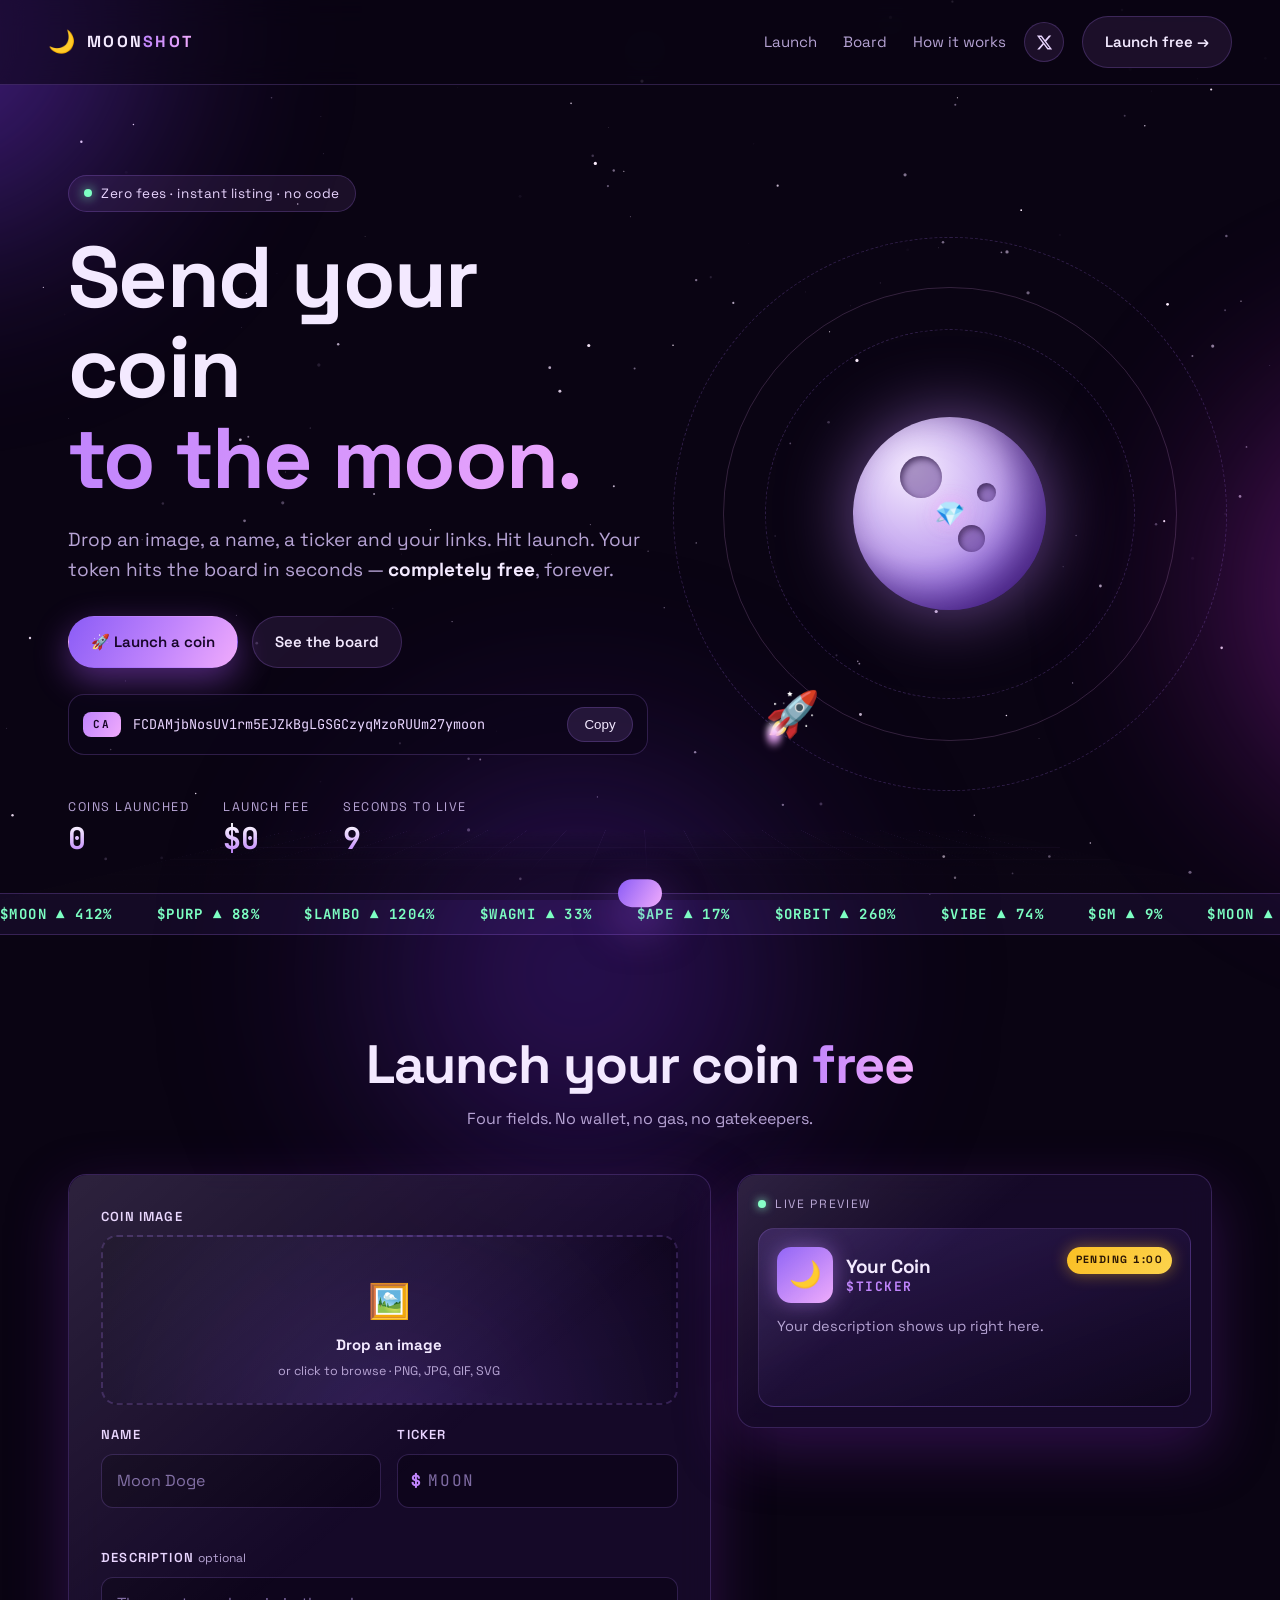
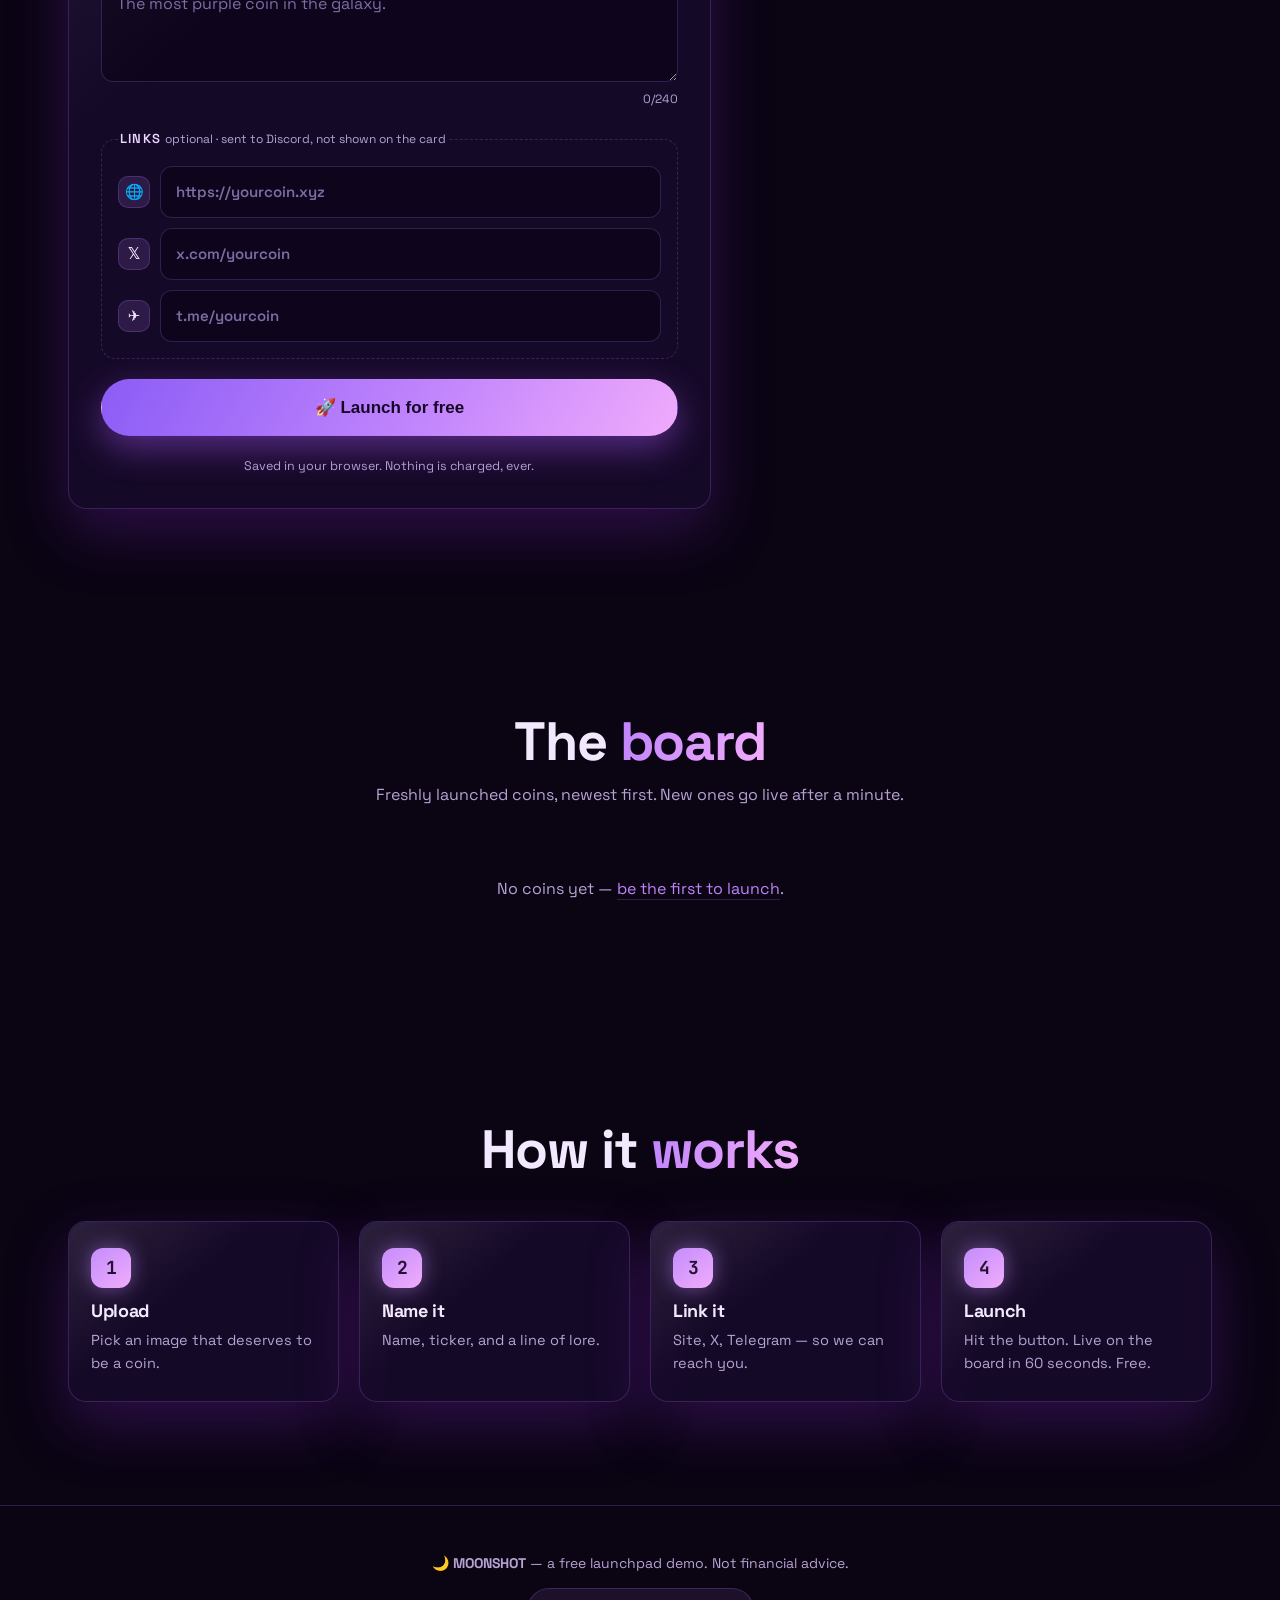
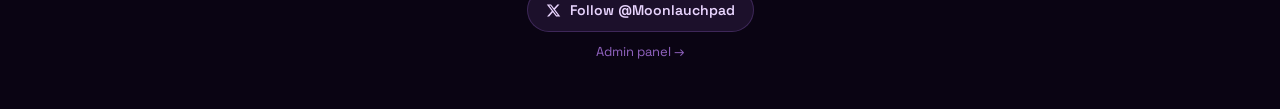
<file: index.html>
<!doctype html>
<html lang="en">
<head>
<meta charset="utf-8" />
<meta name="viewport" content="width=device-width, initial-scale=1" />
<title>Moonshot — Free Launchpad</title>
<meta name="description" content="Launch your coin to the moon. Free, instant, purple." />
<link rel="preconnect" href="https://fonts.googleapis.com" />
<link rel="preconnect" href="https://fonts.gstatic.com" crossorigin />
<link href="https://fonts.googleapis.com/css2?family=Space+Grotesk:wght@400;600;700&family=JetBrains+Mono:wght@400;700&display=swap" rel="stylesheet" />
<link rel="stylesheet" href="styles.css" />
</head>
<body>
<canvas id="stars" aria-hidden="true"></canvas>
<div class="aurora" aria-hidden="true"><span></span><span></span><span></span></div>
<div class="grid-floor" aria-hidden="true"></div>

<header class="nav">
  <a class="brand" href="#top">
    <span class="brand-mark" aria-hidden="true">🌙</span>
    <span class="brand-text">MOON<b>SHOT</b></span>
  </a>
  <nav class="nav-links">
    <a href="#launch">Launch</a>
    <a href="#board">Board</a>
    <a href="#how">How it works</a>
  </nav>
  <a class="x-link" href="https://x.com/Moonlauchpad" target="_blank" rel="noopener noreferrer"
     aria-label="Moonshot on X (opens in a new tab)" title="@Moonlauchpad on X"><svg viewBox="0 0 24 24" aria-hidden="true" focusable="false"><path fill="currentColor" d="M18.244 2.25h3.308l-7.227 8.26 8.502 11.24H16.17l-5.214-6.817L4.99 21.75H1.68l7.73-8.835L1.254 2.25H8.08l4.713 6.231zm-1.161 17.52h1.833L7.084 4.126H5.117z"/></svg></a>
  <a class="btn btn-ghost pulse" href="#launch">Launch free →</a>
</header>

<main id="top">
  <section class="hero">
    <div class="hero-copy">
      <p class="eyebrow reveal"><span class="dot"></span> Zero fees · instant listing · no code</p>
      <h1 class="reveal" style="--d:.05s">
        <span class="line"><span>Send your coin</span></span>
        <span class="line"><span class="grad">to the moon.</span></span>
      </h1>
      <p class="lede reveal" style="--d:.15s">
        Drop an image, a name, a ticker and your links. Hit launch. Your token
        hits the board in seconds — <b>completely free</b>, forever.
      </p>
      <div class="hero-cta reveal" style="--d:.25s">
        <a class="btn btn-primary shine" href="#launch">🚀 Launch a coin</a>
        <a class="btn btn-ghost" href="#board">See the board</a>
      </div>
      <div class="ca-bar reveal" style="--d:.3s">
        <span class="ca-tag">CA</span>
        <code class="ca-text" id="ca-text">FCDAMjbNosUV1rm5EJZkBgLGSGCzyqMzoRUUm27ymoon</code>
        <button class="ca-copy" id="ca-copy" type="button" data-ca="FCDAMjbNosUV1rm5EJZkBgLGSGCzyqMzoRUUm27ymoon"
                aria-label="Copy the contract address">
          <span class="ca-copy-idle">Copy</span>
          <span class="ca-copy-done">Copied ✓</span>
        </button>
      </div>

      <dl class="stats reveal" style="--d:.35s">
        <div><dt>Coins launched</dt><dd class="count" id="stat-launched" data-to="0">0</dd></div>
        <div><dt>Launch fee</dt><dd class="count" data-to="0" data-prefix="$">$0</dd></div>
        <div><dt>Seconds to live</dt><dd class="count" data-to="9">0</dd></div>
      </dl>
    </div>

    <div class="hero-art" aria-hidden="true">
      <div class="orbit">
        <div class="moon"><span class="crater c1"></span><span class="crater c2"></span><span class="crater c3"></span></div>
        <div class="ring r1"></div><div class="ring r2"></div><div class="ring r3"></div>
        <div class="sat s1">🪐</div><div class="sat s2">✦</div><div class="sat s3">💎</div>
        <div class="rocket">🚀<span class="flame"></span></div>
      </div>
    </div>
  </section>

  <section id="marquee" class="marquee" aria-label="Trending tickers">
    <div class="marquee-track">
      <span>$MOON ▲ 412%</span><span>$PURP ▲ 88%</span><span>$LAMBO ▲ 1204%</span>
      <span>$WAGMI ▲ 33%</span><span>$APE ▲ 17%</span><span>$ORBIT ▲ 260%</span>
      <span>$VIBE ▲ 74%</span><span>$GM ▲ 9%</span>
      <span>$MOON ▲ 412%</span><span>$PURP ▲ 88%</span><span>$LAMBO ▲ 1204%</span>
      <span>$WAGMI ▲ 33%</span><span>$APE ▲ 17%</span><span>$ORBIT ▲ 260%</span>
      <span>$VIBE ▲ 74%</span><span>$GM ▲ 9%</span>
    </div>
  </section>

  <section id="launch" class="launch">
    <div class="section-head reveal">
      <h2>Launch your coin <span class="grad">free</span></h2>
      <p>Four fields. No wallet, no gas, no gatekeepers.</p>
    </div>

    <div class="launch-grid">
      <form class="card form reveal" id="launch-form" novalidate>
        <div class="field">
          <label for="image">Coin image</label>
          <div class="drop" id="drop" tabindex="0" role="button" aria-label="Choose or drop an image">
            <input type="file" id="image" accept="image/*" hidden />
            <img id="preview" alt="" hidden />
            <div class="drop-empty">
              <span class="drop-icon">🖼️</span>
              <b>Drop an image</b>
              <small>or click to browse · PNG, JPG, GIF, SVG</small>
            </div>
          </div>
        </div>

        <div class="row">
          <div class="field">
            <label for="name">Name</label>
            <input id="name" type="text" placeholder="Moon Doge" maxlength="32" required />
            <small class="hint" data-for="name"></small>
          </div>
          <div class="field">
            <label for="ticker">Ticker</label>
            <div class="ticker-wrap">
              <span class="prefix">$</span>
              <input id="ticker" type="text" placeholder="MOON" maxlength="10" required />
            </div>
            <small class="hint" data-for="ticker"></small>
          </div>
        </div>

        <div class="field">
          <label for="desc">Description <span class="opt">optional</span></label>
          <textarea id="desc" rows="3" maxlength="240" placeholder="The most purple coin in the galaxy."></textarea>
          <small class="counter"><span id="desc-count">0</span>/240</small>
        </div>

        <fieldset class="field links">
          <legend>Links <span class="opt">optional · sent to Discord, not shown on the card</span></legend>
          <label class="ln"><span aria-hidden="true">🌐</span><input id="link-site" type="url" placeholder="https://yourcoin.xyz" /></label>
          <label class="ln"><span aria-hidden="true">𝕏</span><input id="link-x" type="text" placeholder="x.com/yourcoin" /></label>
          <label class="ln"><span aria-hidden="true">✈️</span><input id="link-tg" type="text" placeholder="t.me/yourcoin" /></label>
        </fieldset>

        <button class="btn btn-primary btn-launch shine" type="submit">
          <span class="btn-label">🚀 Launch for free</span>
        </button>
        <p class="fineprint">Saved in your browser. Nothing is charged, ever.</p>
      </form>

      <aside class="card preview-card reveal" style="--d:.1s" aria-live="polite">
        <div class="preview-head"><span class="led"></span> Live preview</div>
        <article class="coin tilt" id="live-coin">
          <div class="coin-top">
            <div class="coin-img" id="pv-img"><span>🌙</span></div>
            <div>
              <h3 id="pv-name">Your Coin</h3>
              <p class="tick" id="pv-ticker">$TICKER</p>
            </div>
            <span class="badge is-pending">PENDING 1:00</span>
          </div>
          <p class="coin-desc" id="pv-desc">Your description shows up right here.</p>
          <div class="spark" aria-hidden="true"><i></i><i></i><i></i><i></i><i></i><i></i><i></i><i></i><i></i><i></i><i></i><i></i></div>
        </article>
      </aside>
    </div>
  </section>

  <section id="board" class="board">
    <div class="section-head reveal">
      <h2>The <span class="grad">board</span></h2>
      <p>Freshly launched coins, newest first. New ones go live after a minute.</p>
    </div>
    <div class="coin-grid" id="coin-grid"></div>
    <p class="empty" id="empty-state">No coins yet — <a href="#launch">be the first to launch</a>.</p>
  </section>

  <section id="how" class="how">
    <div class="section-head reveal"><h2>How it <span class="grad">works</span></h2></div>
    <ol class="steps">
      <li class="card step reveal"><span class="num">1</span><h3>Upload</h3><p>Pick an image that deserves to be a coin.</p></li>
      <li class="card step reveal" style="--d:.1s"><span class="num">2</span><h3>Name it</h3><p>Name, ticker, and a line of lore.</p></li>
      <li class="card step reveal" style="--d:.2s"><span class="num">3</span><h3>Link it</h3><p>Site, X, Telegram — so we can reach you.</p></li>
      <li class="card step reveal" style="--d:.3s"><span class="num">4</span><h3>Launch</h3><p>Hit the button. Live on the board in 60 seconds. Free.</p></li>
    </ol>
  </section>
</main>

<footer class="footer">
  <p>🌙 <b>MOONSHOT</b> — a free launchpad demo. Not financial advice.</p>
  <p class="footer-social">
    <a class="x-follow" href="https://x.com/Moonlauchpad" target="_blank" rel="noopener noreferrer"><svg viewBox="0 0 24 24" aria-hidden="true" focusable="false"><path fill="currentColor" d="M18.244 2.25h3.308l-7.227 8.26 8.502 11.24H16.17l-5.214-6.817L4.99 21.75H1.68l7.73-8.835L1.254 2.25H8.08l4.713 6.231zm-1.161 17.52h1.833L7.084 4.126H5.117z"/></svg><span>Follow @Moonlauchpad</span></a>
  </p>
  <p class="admin-link"><a href="admin.html">Admin panel →</a></p>
</footer>

<div class="toast" id="toast" role="status" aria-live="polite"></div>
<canvas id="confetti" aria-hidden="true"></canvas>

<script src="store.js"></script>
<script src="discord.js"></script>
<script src="app.js"></script>
<script>
/* Runs inline, so it still fires when the sibling files are missing —
   e.g. when this page is opened straight from inside a ZIP. */
(function () {
  var missing = [];
  if (!getComputedStyle(document.documentElement).getPropertyValue('--p1').trim()) missing.push('styles.css');
  if (typeof window.MoonStore === 'undefined') missing.push('store.js');
  if (typeof window.MoonDiscord === 'undefined') missing.push('discord.js');
  if (!missing.length) return;

  var bar = document.createElement('div');
  bar.setAttribute('role', 'alert');
  bar.style.cssText = 'position:fixed;inset:0 0 auto 0;z-index:9999;padding:18px 20px;' +
    'font:15px/1.6 system-ui,sans-serif;color:#2a1605;background:#fcd34d;' +
    'box-shadow:0 8px 30px rgba(0,0,0,.45);text-align:center';
  bar.innerHTML = '<b>⚠️ This page is missing its files, so nothing on it works.</b><br>' +
    "Looks like it was opened from inside the ZIP. Right-click the ZIP \u2192 <b>Extract All\u2026</b>, " +
    'then open this page from the extracted folder.<br>' +
    '<small style="opacity:.75">Not found: ' + missing.join(', ') + '</small>';
  document.body.appendChild(bar);
  document.body.style.paddingTop = '120px';
})();
</script>
</body>
</html>
</file>
<file: styles.css>
/* ── MOONSHOT · purple launchpad ─────────────────────────────── */
:root{
  --bg:#0a0413; --bg2:#12071f; --panel:rgba(30,14,54,.62);
  --line:rgba(178,124,255,.22);
  --p1:#c084fc; --p2:#8b5cf6; --p3:#6d28d9; --p4:#e9d5ff;
  --accent:#f0abfc; --mint:#7dffc3;
  --text:#f3e9ff; --muted:#b6a3d4;
  --r:18px; --shadow:0 22px 60px rgba(88,28,135,.45);
  --ease:cubic-bezier(.22,1,.36,1);
}
*{box-sizing:border-box}
html{scroll-behavior:smooth; overflow-x:clip}
body{
  margin:0; background:var(--bg); color:var(--text);
  font:400 16px/1.6 "Space Grotesk",system-ui,sans-serif;
  overflow-x:clip; -webkit-font-smoothing:antialiased;
}
h1,h2,h3{line-height:1.05; margin:0; letter-spacing:-.02em}
a{color:inherit; text-decoration:none}
img{max-width:100%; display:block}

/* ── background layers ─────────────────────────────────────── */
#stars{position:fixed; inset:0; z-index:-3; width:100%; height:100%}
.aurora{position:fixed; inset:-20%; z-index:-2; filter:blur(90px); opacity:.65; pointer-events:none}
.aurora span{position:absolute; width:52vw; height:52vw; border-radius:50%; mix-blend-mode:screen}
.aurora span:nth-child(1){background:radial-gradient(circle,#7c3aed,transparent 65%); top:-10%; left:-8%; animation:drift 22s var(--ease) infinite alternate}
.aurora span:nth-child(2){background:radial-gradient(circle,#c026d3,transparent 65%); top:35%; right:-14%; animation:drift 28s var(--ease) infinite alternate-reverse}
.aurora span:nth-child(3){background:radial-gradient(circle,#4c1d95,transparent 65%); bottom:-18%; left:28%; animation:drift 34s var(--ease) infinite alternate}
@keyframes drift{from{transform:translate3d(0,0,0) scale(1)}to{transform:translate3d(6vw,-7vh,0) scale(1.25)}}
.grid-floor{
  position:fixed; inset:auto 0 0 0; height:42vh; z-index:-2; pointer-events:none;
  background:
    linear-gradient(transparent,rgba(10,4,19,.96) 72%),
    repeating-linear-gradient(to right,var(--line) 0 1px,transparent 1px 72px),
    repeating-linear-gradient(to bottom,var(--line) 0 1px,transparent 1px 72px);
  transform:perspective(420px) rotateX(70deg); transform-origin:bottom;
  animation:floor 6s linear infinite; opacity:.5;
}
@keyframes floor{to{background-position:0 0,0 0,0 72px}}

/* ── nav ───────────────────────────────────────────────────── */
.nav{
  position:sticky; top:0; z-index:50; display:flex; align-items:center; gap:18px;
  padding:16px clamp(16px,4vw,48px);
  background:rgba(10,4,19,.55); backdrop-filter:blur(14px);
  border-bottom:1px solid var(--line);
  animation:dropIn .7s var(--ease) both;
}
@keyframes dropIn{from{opacity:0; transform:translateY(-100%)}}
.brand{display:flex; align-items:center; gap:10px; font-weight:700; letter-spacing:.14em; margin-right:auto}
.brand-mark{font-size:22px; display:inline-block; animation:bob 4s var(--ease) infinite}
.brand-text b{background:linear-gradient(90deg,var(--p1),var(--accent)); -webkit-background-clip:text; background-clip:text; color:transparent}
@keyframes bob{50%{transform:translateY(-6px) rotate(-12deg)}}
.nav-links{display:flex; gap:26px; font-size:15px; color:var(--muted)}
.nav-links a{position:relative; transition:color .25s}
.nav-links a::after{content:""; position:absolute; left:0; bottom:-6px; height:2px; width:0; background:linear-gradient(90deg,var(--p1),var(--accent)); transition:width .3s var(--ease)}
.nav-links a:hover{color:var(--text)} .nav-links a:hover::after{width:100%}

/* ── buttons ───────────────────────────────────────────────── */
.btn{
  display:inline-flex; align-items:center; justify-content:center; gap:8px;
  padding:13px 22px; border-radius:999px; border:1px solid transparent;
  font-weight:600; font-size:15px; cursor:pointer; position:relative; overflow:hidden;
  transition:transform .25s var(--ease), box-shadow .25s, background .25s, border-color .25s;
}
.btn:active{transform:scale(.96)}
.btn-primary{background:linear-gradient(120deg,var(--p2),var(--p1) 55%,var(--accent)); color:#170528; box-shadow:0 12px 34px rgba(168,85,247,.45)}
.btn-primary:hover{transform:translateY(-3px) scale(1.03); box-shadow:0 20px 48px rgba(240,171,252,.5)}
.btn-ghost{background:rgba(192,132,252,.1); border-color:var(--line); color:var(--text)}
.btn-ghost:hover{background:rgba(192,132,252,.2); transform:translateY(-3px)}
.shine::before{
  content:""; position:absolute; top:0; left:-120%; width:60%; height:100%;
  background:linear-gradient(100deg,transparent,rgba(255,255,255,.55),transparent);
  animation:shine 3.2s var(--ease) infinite;
}
@keyframes shine{0%{left:-120%}55%,100%{left:160%}}
.pulse{animation:pulse 2.6s ease-in-out infinite}
@keyframes pulse{50%{box-shadow:0 0 0 12px rgba(192,132,252,0)} 0%,100%{box-shadow:0 0 0 0 rgba(192,132,252,.35)}}

/* ── reveal on scroll ──────────────────────────────────────── */
.reveal{opacity:0; transform:translateY(34px); transition:opacity .8s var(--ease) var(--d,0s), transform .8s var(--ease) var(--d,0s)}
.reveal.in{opacity:1; transform:none}
@media (prefers-reduced-motion:reduce){
  *,*::before,*::after{animation-duration:.001s!important; animation-iteration-count:1!important; transition-duration:.001s!important}
  .reveal{opacity:1; transform:none}
}

/* ── hero ──────────────────────────────────────────────────── */
.hero{
  display:grid; grid-template-columns:1.05fr .95fr; gap:40px; align-items:center;
  padding:clamp(40px,7vw,96px) clamp(16px,4vw,48px) 40px; max-width:1240px; margin:auto;
}
.eyebrow{display:inline-flex; align-items:center; gap:9px; margin:0 0 20px;
  padding:7px 15px; border-radius:999px; border:1px solid var(--line);
  background:rgba(192,132,252,.09); color:var(--p4); font-size:13.5px; letter-spacing:.04em}
.dot{width:8px; height:8px; border-radius:50%; background:var(--mint); box-shadow:0 0 12px var(--mint); animation:blink 1.6s infinite}
@keyframes blink{50%{opacity:.25}}
h1{font-size:clamp(42px,7.2vw,86px); font-weight:700}
.line{display:block; overflow:hidden}
.line>span{display:block; animation:riseIn 1s var(--ease) both}
.line:nth-child(2)>span{animation-delay:.12s}
@keyframes riseIn{from{transform:translateY(105%)}}
.grad{
  background:linear-gradient(100deg,var(--p1),var(--accent),#a5b4fc,var(--p1));
  background-size:300% 100%; -webkit-background-clip:text; background-clip:text; color:transparent;
  animation:flow 7s linear infinite;
}
@keyframes flow{to{background-position:300% 0}}
.lede{color:var(--muted); font-size:clamp(16px,1.6vw,19px); max-width:52ch; margin:22px 0 30px}
.lede b{color:var(--text)}
.hero-cta{display:flex; gap:14px; flex-wrap:wrap}
.stats{display:flex; gap:34px; margin:42px 0 0; flex-wrap:wrap}
.stats dt{font-size:12.5px; letter-spacing:.12em; text-transform:uppercase; color:var(--muted)}
.stats dd{margin:6px 0 0; font:700 30px/1 "JetBrains Mono",monospace;
  background:linear-gradient(180deg,#fff,var(--p1)); -webkit-background-clip:text; background-clip:text; color:transparent}

/* hero art */
.hero-art{display:grid; place-items:center; min-height:420px}
.orbit{position:relative; width:min(420px,78vw); aspect-ratio:1; display:grid; place-items:center}
.moon{
  width:46%; aspect-ratio:1; border-radius:50%; position:relative;
  background:radial-gradient(circle at 32% 28%,#f5ebff,#c4a6f0 45%,#7c4fd6 78%,#3b1a6b);
  box-shadow:0 0 70px rgba(192,132,252,.55), inset -18px -12px 40px rgba(38,10,70,.6);
  animation:spin 44s linear infinite, glow 5s ease-in-out infinite;
}
@keyframes glow{50%{box-shadow:0 0 120px rgba(240,171,252,.7), inset -18px -12px 40px rgba(38,10,70,.6)}}
.crater{position:absolute; border-radius:50%; background:rgba(74,35,122,.45); box-shadow:inset 2px 3px 6px rgba(20,4,40,.6)}
.c1{width:22%; height:22%; top:20%; left:24%} .c2{width:14%; height:14%; top:56%; left:54%} .c3{width:10%; height:10%; top:34%; left:64%}
.ring{position:absolute; inset:0; border-radius:50%; border:1px dashed var(--line)}
.r1{inset:6%; animation:spin 18s linear infinite}
.r2{inset:-4%; border-style:solid; border-color:rgba(240,171,252,.18); animation:spin 30s linear infinite reverse}
.r3{inset:-16%; animation:spin 46s linear infinite}
@keyframes spin{to{transform:rotate(360deg)}}
.sat{position:absolute; font-size:24px; filter:drop-shadow(0 0 10px rgba(240,171,252,.7))}
.s1{animation:orb1 14s linear infinite} .s2{animation:orb2 20s linear infinite} .s3{animation:orb3 26s linear infinite}
@keyframes orb1{from{transform:rotate(0) translateX(190px) rotate(0)}to{transform:rotate(360deg) translateX(190px) rotate(-360deg)}}
@keyframes orb2{from{transform:rotate(120deg) translateX(230px) rotate(-120deg)}to{transform:rotate(480deg) translateX(230px) rotate(-480deg)}}
@keyframes orb3{from{transform:rotate(240deg) translateX(160px) rotate(-240deg)}to{transform:rotate(600deg) translateX(160px) rotate(-600deg)}}
.rocket{position:absolute; bottom:-6%; left:6%; font-size:44px; animation:fly 7s var(--ease) infinite}
@keyframes fly{0%{transform:translate(0,0) rotate(0)}50%{transform:translate(120px,-150px) rotate(18deg)}100%{transform:translate(0,0) rotate(0)}}
.flame{position:absolute; left:2px; bottom:0; width:14px; height:26px; border-radius:50% 50% 60% 60%;
  background:linear-gradient(#fff,var(--accent),transparent); filter:blur(3px); animation:flame .18s infinite alternate}
@keyframes flame{to{transform:scaleY(1.5) translateY(4px); opacity:.6}}

/* ── marquee ───────────────────────────────────────────────── */
.marquee{overflow:hidden; border-block:1px solid var(--line); background:rgba(139,92,246,.08); padding:13px 0}
.marquee-track{display:flex; gap:44px; width:max-content; animation:slide 26s linear infinite; font:700 14px/1 "JetBrains Mono",monospace; color:var(--mint); letter-spacing:.1em}
.marquee:hover .marquee-track{animation-play-state:paused}
@keyframes slide{to{transform:translateX(-50%)}}

/* ── sections ──────────────────────────────────────────────── */
section{position:relative}
.launch,.board,.how{max-width:1240px; margin:auto; padding:clamp(56px,8vw,110px) clamp(16px,4vw,48px)}
.section-head{text-align:center; margin-bottom:42px}
.section-head h2{font-size:clamp(30px,4.6vw,54px)}
.section-head p{color:var(--muted); margin:12px 0 0}

.card{
  background:var(--panel); border:1px solid var(--line); border-radius:var(--r);
  backdrop-filter:blur(16px); box-shadow:var(--shadow); position:relative; overflow:hidden;
}
.card::after{content:""; position:absolute; inset:0; border-radius:inherit; pointer-events:none;
  background:linear-gradient(140deg,rgba(255,255,255,.1),transparent 40%)}

/* ── form ──────────────────────────────────────────────────── */
.launch-grid{display:grid; grid-template-columns:1.15fr .85fr; gap:26px; align-items:start}
.form{padding:clamp(20px,3vw,32px); display:grid; gap:20px}
.field{display:grid; gap:8px; min-width:0}
label,legend{font-size:13px; letter-spacing:.09em; text-transform:uppercase; color:var(--p4); font-weight:600}
.opt{text-transform:none; letter-spacing:0; color:var(--muted); font-weight:400; font-size:12px}
input[type=text],input[type=url],textarea{
  width:100%; padding:13px 15px; border-radius:12px; color:var(--text);
  background:rgba(12,5,24,.72); border:1px solid var(--line);
  font:inherit; transition:border-color .25s, box-shadow .25s, transform .25s var(--ease);
}
textarea{resize:vertical}
input:focus,textarea:focus{outline:none; border-color:var(--p1); box-shadow:0 0 0 4px rgba(192,132,252,.18); transform:translateY(-1px)}
input::placeholder,textarea::placeholder{color:#7f6ba3}
.row{display:grid; grid-template-columns:1fr 1fr; gap:16px}
.ticker-wrap{position:relative}
.ticker-wrap .prefix{position:absolute; left:14px; top:50%; transform:translateY(-50%); color:var(--p1); font-weight:700}
.ticker-wrap input{padding-left:30px; text-transform:uppercase; letter-spacing:.1em; font-family:"JetBrains Mono",monospace}
.counter{color:var(--muted); font-size:12px; justify-self:end}
.hint{color:#fca5a5; font-size:12.5px; min-height:1em}
.links{border:1px dashed var(--line); border-radius:14px; padding:16px; margin:0; display:grid; gap:10px}
.ln{display:flex; align-items:center; gap:10px; text-transform:none; letter-spacing:0; font-size:15px; color:var(--text)}
.ln>span{width:32px; height:32px; flex:none; display:grid; place-items:center; border-radius:10px; background:rgba(192,132,252,.14); border:1px solid var(--line); transition:transform .3s var(--ease)}
.ln:focus-within>span{transform:rotate(-10deg) scale(1.12)}
.btn-launch{width:100%; padding:17px; font-size:17px}
.btn-launch.loading .btn-label{opacity:0}
.btn-launch.loading::after{content:"launching…"; position:absolute; inset:0; display:grid; place-items:center; font-weight:700; letter-spacing:.14em; animation:blink 1s infinite}
.fineprint{margin:0; text-align:center; font-size:12.5px; color:var(--muted)}

/* ── coin card ─────────────────────────────────────────────── */
.preview-card{padding:20px; position:sticky; top:92px}
.preview-head{display:flex; align-items:center; gap:9px; font-size:12px; letter-spacing:.14em; text-transform:uppercase; color:var(--muted); margin-bottom:14px}
.led{width:8px; height:8px; border-radius:50%; background:var(--mint); box-shadow:0 0 10px var(--mint); animation:blink 1.4s infinite}
.coin{
  border:1px solid var(--line); border-radius:16px; padding:18px;
  background:linear-gradient(160deg,rgba(139,92,246,.2),rgba(12,5,24,.65));
  display:grid; gap:12px; transition:transform .3s var(--ease), box-shadow .3s;
}
.coin:hover{box-shadow:0 20px 50px rgba(168,85,247,.35)}
.coin-top{display:flex; align-items:center; gap:13px}
.coin-img{
  width:56px; height:56px; flex:none; border-radius:14px; overflow:hidden;
  display:grid; place-items:center; font-size:26px;
  background:linear-gradient(140deg,var(--p2),var(--accent)); box-shadow:0 0 22px rgba(192,132,252,.45);
  animation:bob 5s var(--ease) infinite;
}
.coin-img img{width:100%; height:100%; object-fit:cover}
.coin h3{font-size:19px} .tick{margin:3px 0 0; font:700 13px/1 "JetBrains Mono",monospace; color:var(--p1); letter-spacing:.12em}
.badge{margin-left:auto; align-self:flex-start; font-size:10.5px; font-weight:700; letter-spacing:.14em;
  padding:5px 9px; border-radius:999px; color:#150425; background:var(--mint); box-shadow:0 0 16px rgba(125,255,195,.5)}
.coin-desc{margin:0; color:var(--muted); font-size:14.5px; word-break:break-word}
.coin-links{display:flex; gap:8px; flex-wrap:wrap}
.coin-links a{
  font-size:13px; padding:7px 13px; border-radius:999px; color:var(--p4);
  border:1px solid var(--line); background:rgba(192,132,252,.1);
  transition:transform .25s var(--ease), background .25s;
}
.coin-links a:hover{transform:translateY(-3px) scale(1.05); background:rgba(192,132,252,.25)}
.spark{display:flex; align-items:flex-end; gap:4px; height:38px}
.spark i{flex:1; border-radius:3px 3px 0 0; background:linear-gradient(180deg,var(--accent),var(--p3)); animation:bars 1.6s ease-in-out infinite}
.spark i:nth-child(2n){animation-duration:2.1s} .spark i:nth-child(3n){animation-duration:1.3s}
.spark i:nth-child(n+1){animation-delay:calc(var(--i,0)*.08s)}
@keyframes bars{0%,100%{height:34%}50%{height:100%}}
.tilt{transform-style:preserve-3d; will-change:transform}

/* ── board ─────────────────────────────────────────────────── */
.coin-grid{display:grid; grid-template-columns:repeat(auto-fill,minmax(270px,1fr)); gap:20px}
.coin-grid .coin{animation:pop .6s var(--ease) both}
@keyframes pop{from{opacity:0; transform:translateY(26px) scale(.94)}}
.coin .del{position:absolute; top:10px; right:10px; width:26px; height:26px; border-radius:50%;
  border:1px solid var(--line); background:rgba(12,5,24,.7); color:var(--muted); cursor:pointer;
  opacity:0; transition:opacity .25s, transform .25s, color .25s; line-height:1}
.coin{position:relative}
.coin:hover .del{opacity:1} .coin .del:hover{color:#fca5a5; transform:rotate(90deg) scale(1.15)}
.empty{text-align:center; color:var(--muted); margin-top:26px}
.empty a{color:var(--p1); border-bottom:1px solid var(--line)}

/* ── steps ─────────────────────────────────────────────────── */
.steps{list-style:none; margin:0; padding:0; display:grid; grid-template-columns:repeat(auto-fit,minmax(215px,1fr)); gap:20px}
.step{padding:26px 22px; transition:transform .35s var(--ease)}
.step:hover{transform:translateY(-8px) rotate(-1deg)}
.num{display:grid; place-items:center; width:40px; height:40px; border-radius:12px; margin-bottom:14px;
  font:700 18px/1 "JetBrains Mono",monospace; color:#180527;
  background:linear-gradient(140deg,var(--p1),var(--accent)); box-shadow:0 0 20px rgba(192,132,252,.5)}
.step h3{font-size:18px; margin-bottom:8px} .step p{margin:0; color:var(--muted); font-size:14.5px}

/* ── footer / toast / confetti ─────────────────────────────── */
.footer{border-top:1px solid var(--line); padding:32px 20px 46px; text-align:center; color:var(--muted); font-size:14px}
.toast{
  position:fixed; left:50%; bottom:32px; z-index:99; transform:translate(-50%,140%);
  padding:14px 22px; border-radius:999px; font-weight:600;
  background:linear-gradient(120deg,var(--p2),var(--accent)); color:#180527;
  box-shadow:0 18px 44px rgba(168,85,247,.5); transition:transform .5s var(--ease); pointer-events:none;
}
.toast.show{transform:translate(-50%,0)}
#confetti{position:fixed; inset:0; z-index:98; pointer-events:none}

/* ── responsive ────────────────────────────────────────────── */
@media (max-width:980px){
  .hero{grid-template-columns:1fr; text-align:center}
  .hero-copy{order:2} .hero-art{order:1; min-height:320px}
  .eyebrow,.hero-cta,.stats{justify-content:center}
  .lede{margin-inline:auto}
  .launch-grid{grid-template-columns:1fr}
  .preview-card{position:static}
}
@media (max-width:620px){
  .nav-links{display:none}
  .orbit{width:min(420px,62vw)}
  .rocket{font-size:34px}
  .row{grid-template-columns:1fr}
  .stats{gap:22px} .stats dd{font-size:24px}
}

/* ── image dropzone ────────────────────────────────────────── */
.drop{
  position:relative; display:grid; place-items:center; gap:6px; text-align:center;
  min-height:170px; padding:18px; cursor:pointer; overflow:hidden;
  border:2px dashed var(--line); border-radius:16px;
  background:radial-gradient(circle at 50% 120%,rgba(139,92,246,.22),rgba(12,5,24,.6));
  transition:border-color .3s, transform .3s var(--ease), box-shadow .3s;
}
.drop:hover,.drop:focus-visible,.drop.over{
  border-color:var(--p1); outline:none; transform:translateY(-3px);
  box-shadow:0 0 0 4px rgba(192,132,252,.16), 0 18px 40px rgba(88,28,135,.45);
}
.drop.over{border-style:solid; animation:pulse 1.2s ease-in-out infinite}
.drop-empty{display:grid; gap:4px; justify-items:center; color:var(--muted); pointer-events:none}
.drop-empty b{color:var(--text); font-size:15px}
.drop-empty small{font-size:12.5px}
.drop-icon{font-size:34px; animation:bob 3.4s var(--ease) infinite}
.drop img{max-height:190px; width:auto; border-radius:12px; box-shadow:0 14px 34px rgba(24,6,48,.6);
  animation:pop .5s var(--ease) both}
.drop.has-img{min-height:0; border-style:solid}

/* ── badges (shared) ───────────────────────────────────────── */
.badge.is-pending{background:linear-gradient(120deg,#fbbf24,#fcd34d); color:#2a1605; box-shadow:0 0 16px rgba(251,191,36,.45)}
.badge.is-live{background:var(--mint); color:#062a1b; box-shadow:0 0 16px rgba(125,255,195,.5)}
.admin-link{margin:10px 0 0; font-size:13px}
.admin-link a{color:var(--p1); opacity:.75; transition:opacity .25s}
.admin-link a:hover{opacity:1}

/* ── admin panel ───────────────────────────────────────────── */
.admin-body .grid-floor{display:none}
.admin-tag{
  font:700 11px/1 "JetBrains Mono",monospace; letter-spacing:.18em; padding:7px 11px; border-radius:999px;
  color:#180527; background:linear-gradient(120deg,var(--p1),var(--accent)); box-shadow:0 0 18px rgba(192,132,252,.45);
}
.admin{max-width:1100px; margin:auto; padding:clamp(34px,6vw,70px) clamp(16px,4vw,48px) 90px}
.admin .section-head{margin-bottom:30px}

.admin-stats{display:grid; grid-template-columns:repeat(3,1fr); gap:16px; margin-bottom:22px}
.stat-tile{padding:20px; display:grid; gap:4px; justify-items:center; text-align:center; transition:transform .3s var(--ease)}
.stat-tile:hover{transform:translateY(-4px)}
.stat-n{font:700 34px/1 "JetBrains Mono",monospace;
  background:linear-gradient(180deg,#fff,var(--p1)); -webkit-background-clip:text; background-clip:text; color:transparent}
.stat-tile.pending .stat-n{background:linear-gradient(180deg,#fff,#fbbf24); -webkit-background-clip:text; background-clip:text}
.stat-tile.live .stat-n{background:linear-gradient(180deg,#fff,var(--mint)); -webkit-background-clip:text; background-clip:text}
.stat-l{font-size:12px; letter-spacing:.12em; text-transform:uppercase; color:var(--muted)}

.toolbar{display:flex; flex-wrap:wrap; gap:12px; align-items:center; padding:14px 16px; margin-bottom:22px}
.search{display:flex; align-items:center; gap:9px; flex:1 1 230px; padding:9px 14px; border-radius:999px;
  background:rgba(12,5,24,.72); border:1px solid var(--line); transition:border-color .25s, box-shadow .25s}
.search:focus-within{border-color:var(--p1); box-shadow:0 0 0 4px rgba(192,132,252,.16)}
.search input{border:none; background:none; padding:0; width:100%; color:var(--text); font:inherit}
.search input:focus{outline:none; box-shadow:none; transform:none}
.filters{display:flex; gap:7px}
.chip{
  padding:9px 15px; border-radius:999px; cursor:pointer; font:600 13px/1 inherit; color:var(--muted);
  background:rgba(192,132,252,.08); border:1px solid var(--line);
  transition:transform .25s var(--ease), color .25s, background .25s, border-color .25s;
}
.chip:hover{transform:translateY(-2px); color:var(--text)}
.chip.is-on{color:#180527; background:linear-gradient(120deg,var(--p1),var(--accent)); border-color:transparent; box-shadow:0 0 18px rgba(192,132,252,.4)}
.tools{display:flex; gap:7px; flex-wrap:wrap; margin-left:auto}
.btn.sm{padding:9px 14px; font-size:13px}
.btn.danger{color:#fca5a5; border-color:rgba(252,165,165,.3)}
.btn.danger:hover{background:rgba(252,165,165,.14)}
.btn[disabled]{opacity:.4; pointer-events:none}

.admin-list{display:grid; gap:14px}
.acoin{padding:16px 18px; display:grid; gap:14px; animation:pop .5s var(--ease) both;
  transition:transform .3s var(--ease), box-shadow .3s}
.acoin:hover{transform:translateY(-3px); box-shadow:0 22px 52px rgba(88,28,135,.5)}
.acoin.is-live{border-color:rgba(125,255,195,.3)}
.acoin.is-live::before{content:""; position:absolute; left:0; top:0; bottom:0; width:3px;
  background:linear-gradient(180deg,var(--mint),transparent)}
.acoin-main{display:flex; gap:15px; align-items:flex-start}
.acoin-img{width:62px; height:62px; flex:none; border-radius:14px; overflow:hidden; display:grid; place-items:center;
  font-size:28px; background:linear-gradient(140deg,var(--p2),var(--accent)); box-shadow:0 0 20px rgba(192,132,252,.4)}
.acoin-img img{width:100%; height:100%; object-fit:cover}
.acoin-id{min-width:0; flex:1}
.acoin-id h3{font-size:18px; display:flex; align-items:baseline; gap:9px; flex-wrap:wrap}
.acoin-id .tick{font:700 13px/1 "JetBrains Mono",monospace; color:var(--p1); letter-spacing:.1em}
.meta{margin:5px 0 0; font-size:12.5px; color:var(--muted)}
.acoin-desc{margin:8px 0 0; font-size:14.5px; color:var(--text); word-break:break-word}
.dim{color:var(--muted); font-style:italic}
.acoin-links{display:flex; gap:7px; flex-wrap:wrap; margin-top:9px; font-size:13px}
.acoin-links a{padding:5px 11px; border-radius:999px; color:var(--p4);
  border:1px solid var(--line); background:rgba(192,132,252,.1); transition:transform .25s var(--ease), background .25s}
.acoin-links a:hover{transform:translateY(-2px); background:rgba(192,132,252,.24)}

.acoin-actions{display:flex; gap:9px; flex-wrap:wrap; align-items:center;
  padding-top:13px; border-top:1px dashed var(--line)}
.launch-url{display:flex; align-items:center; gap:8px; flex:1 1 240px; min-width:0;
  text-transform:none; letter-spacing:0; font-size:13px; color:var(--muted)}
.launch-url span{flex:none; font-size:11.5px; letter-spacing:.1em; text-transform:uppercase; color:var(--p4)}
.launch-url input{padding:9px 12px; font-size:13.5px; border-radius:10px}
.admin-note{margin-top:26px; max-width:70ch; margin-inline:auto; line-height:1.7}
.admin-note code{font-family:"JetBrains Mono",monospace; color:var(--p1)}

@media (max-width:760px){
  .admin-stats{grid-template-columns:1fr}
  .tools{margin-left:0; width:100%}
  .acoin-actions{flex-direction:column; align-items:stretch}
  .launch-url{flex-direction:column; align-items:stretch; gap:5px}
}

/* ── discord webhook settings ──────────────────────────────── */
.hook{padding:18px 20px; display:grid; gap:14px; margin-bottom:22px}
.hook-head h3{font-size:17px; display:flex; align-items:center; gap:10px; flex-wrap:wrap}
.hook-head p{margin:6px 0 0; color:var(--muted); font-size:14px}
.hook-state{
  font:700 10.5px/1 "JetBrains Mono",monospace; letter-spacing:.14em; text-transform:uppercase;
  padding:5px 10px; border-radius:999px; color:var(--muted);
  background:rgba(192,132,252,.1); border:1px solid var(--line);
}
.hook-state.is-on{color:#062a1b; background:var(--mint); border-color:transparent; box-shadow:0 0 14px rgba(125,255,195,.45)}
.hook-row{display:flex; gap:8px; flex-wrap:wrap; align-items:center}
.hook-row input{flex:1 1 280px; min-width:0; font-family:"JetBrains Mono",monospace; font-size:13px}
.hook-auto{display:flex; align-items:center; gap:10px; cursor:pointer;
  text-transform:none; letter-spacing:0; font-size:14px; color:var(--text); font-weight:400}
.hook-auto input{width:18px; height:18px; accent-color:var(--p1); cursor:pointer}
.hook-warn{margin:0; font-size:12.5px; color:var(--muted); line-height:1.65;
  padding:11px 13px; border-radius:12px; border:1px dashed rgba(251,191,36,.3); background:rgba(251,191,36,.06)}
@media (max-width:760px){ .hook-row input{flex-basis:100%} }

/* ── pending countdown ─────────────────────────────────────── */
.coin.is-waiting{border-color:rgba(251,191,36,.34)}
.coin.is-waiting .coin-img{animation:bob 5s var(--ease) infinite, waiting 2.2s ease-in-out infinite}
@keyframes waiting{50%{box-shadow:0 0 30px rgba(251,191,36,.55)}}
.badge.is-pending{font-variant-numeric:tabular-nums}
.badge.just-live{animation:flip .9s var(--ease)}
@keyframes flip{
  0%{transform:scale(.6) rotate(-12deg); opacity:0}
  45%{transform:scale(1.22) rotate(4deg)}
  100%{transform:scale(1) rotate(0); opacity:1}
}

/* ── X / Twitter links ─────────────────────────────────────── */
.x-link{
  display:grid; place-items:center; width:40px; height:40px; flex:none;
  border-radius:50%; color:var(--p4);
  background:rgba(192,132,252,.1); border:1px solid var(--line);
  transition:transform .3s var(--ease), background .3s, color .3s, box-shadow .3s;
}
.x-link svg{width:17px; height:17px}
.x-link:hover,.x-link:focus-visible{
  color:#180527; background:linear-gradient(120deg,var(--p1),var(--accent));
  border-color:transparent; transform:translateY(-3px) scale(1.08) rotate(-8deg);
  box-shadow:0 12px 30px rgba(192,132,252,.5); outline:none;
}
.footer-social{margin:0 0 4px}
.x-follow{
  display:inline-flex; align-items:center; gap:9px; padding:10px 18px; border-radius:999px;
  color:var(--p4); background:rgba(192,132,252,.1); border:1px solid var(--line); font-weight:600;
  transition:transform .3s var(--ease), background .3s, color .3s, box-shadow .3s;
}
.x-follow svg{width:15px; height:15px}
.x-follow:hover,.x-follow:focus-visible{
  color:#180527; background:linear-gradient(120deg,var(--p1),var(--accent));
  border-color:transparent; transform:translateY(-3px); box-shadow:0 14px 34px rgba(192,132,252,.45); outline:none;
}
@media (max-width:620px){ .x-link{width:36px; height:36px} }

/* ── contract address bar ──────────────────────────────────── */
.ca-bar{
  display:flex; align-items:center; gap:12px; flex-wrap:wrap;
  margin:26px 0 0; padding:12px 14px; border-radius:16px; position:relative; overflow:hidden;
  background:rgba(12,5,24,.72); border:1px solid var(--line);
  transition:border-color .3s, box-shadow .3s;
}
.ca-bar::before{
  content:""; position:absolute; top:0; left:-130%; width:55%; height:100%;
  background:linear-gradient(100deg,transparent,rgba(192,132,252,.22),transparent);
  animation:shine 4.5s var(--ease) infinite; pointer-events:none;
}
.ca-bar:hover{border-color:var(--p1); box-shadow:0 0 0 4px rgba(192,132,252,.12)}
.ca-bar.copied{border-color:var(--mint); box-shadow:0 0 0 4px rgba(125,255,195,.16)}
.ca-tag{
  flex:none; font:700 11px/1 "JetBrains Mono",monospace; letter-spacing:.16em;
  padding:7px 10px; border-radius:8px; color:#180527;
  background:linear-gradient(120deg,var(--p1),var(--accent));
}
.ca-text{
  flex:1 1 220px; min-width:0; cursor:pointer;
  font-family:"JetBrains Mono",monospace; font-size:clamp(11px,1.15vw,13.5px);
  color:var(--p4); word-break:break-all; line-height:1.45; text-align:left;
  transition:color .25s;
}
.ca-text:hover{color:#fff}
.ca-copy{
  flex:none; position:relative; cursor:pointer; font:600 13px/1 inherit;
  padding:9px 16px; border-radius:999px; color:var(--text);
  background:rgba(192,132,252,.14); border:1px solid var(--line);
  transition:transform .25s var(--ease), background .25s, color .25s;
}
.ca-copy:hover{transform:translateY(-2px); background:rgba(192,132,252,.28)}
.ca-copy:active{transform:scale(.95)}
.ca-copy-done{position:absolute; inset:0; display:grid; place-items:center; opacity:0; transition:opacity .2s}
.ca-bar.copied .ca-copy{color:#062a1b; background:var(--mint); border-color:transparent}
.ca-bar.copied .ca-copy-idle{opacity:0}
.ca-bar.copied .ca-copy-done{opacity:1}
@media (max-width:980px){ .ca-bar{justify-content:center} .ca-text{text-align:center; flex-basis:100%} }
</file>
